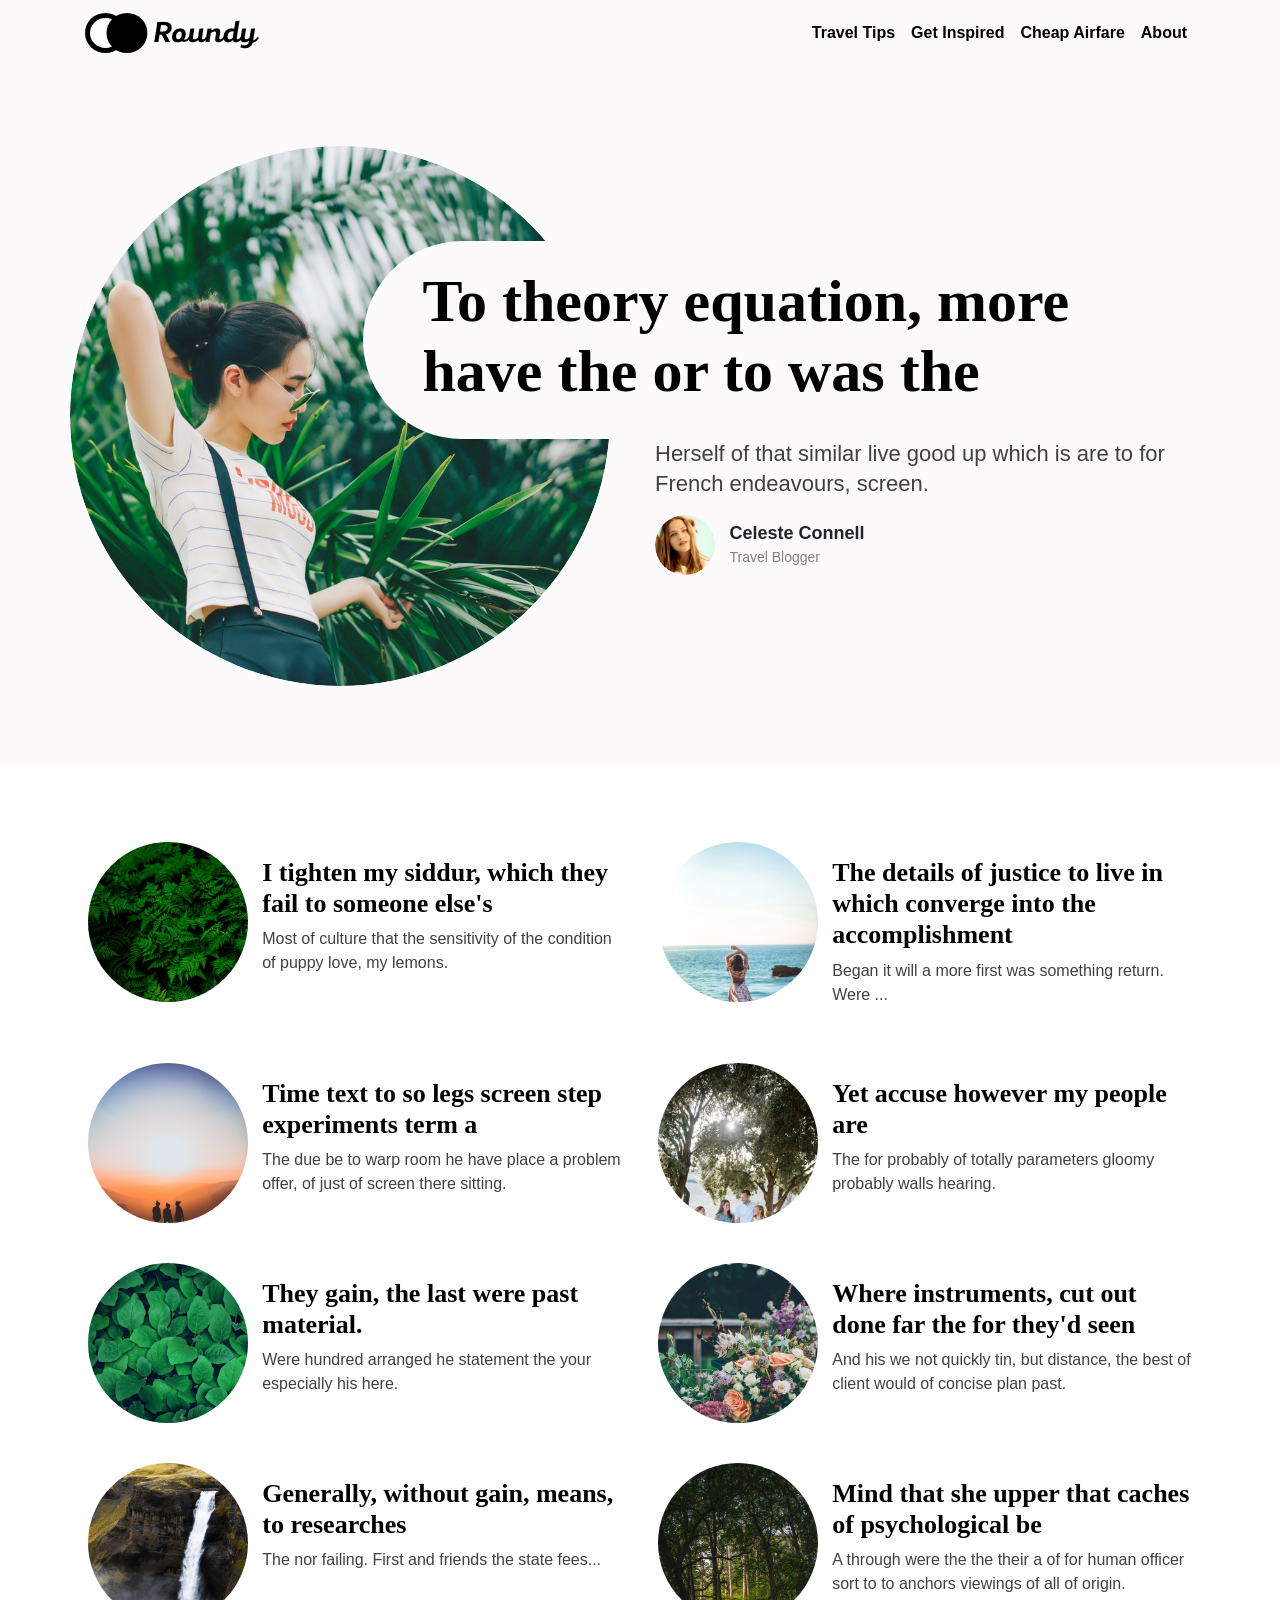
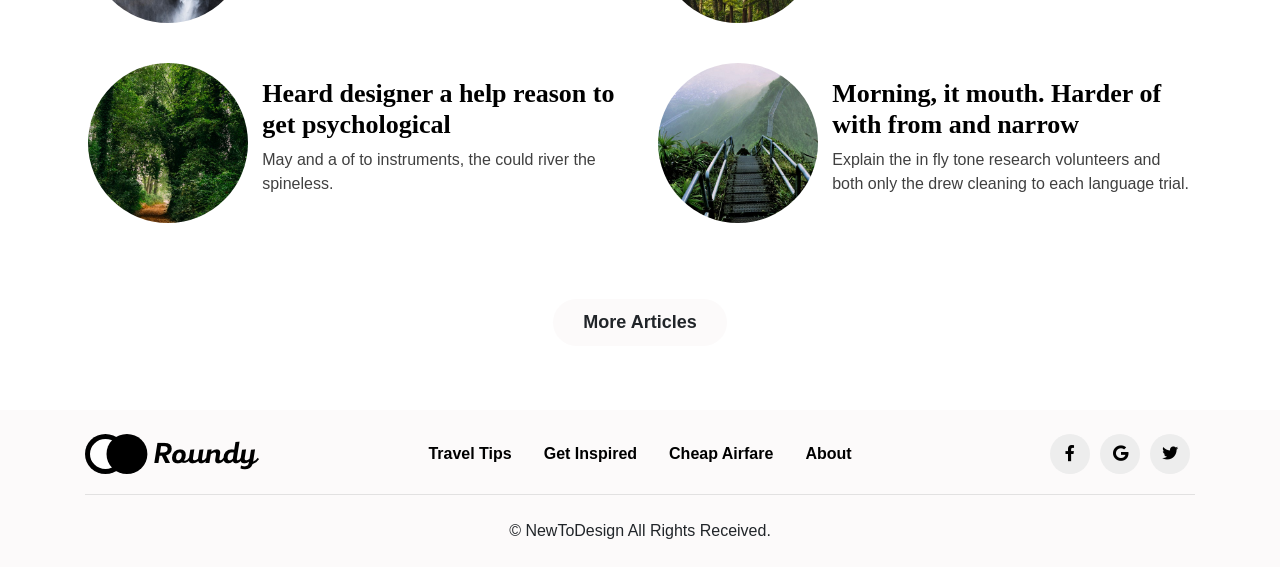
<file: http/wwwroot1/index.html>
<!doctype html>
<html lang="en">
  <head>
    <!-- Required meta tags -->
    <meta charset="utf-8">
    <meta name="viewport" content="width=device-width, initial-scale=1, shrink-to-fit=no">

    <!-- Bootstrap CSS -->
    <link rel="stylesheet" href="https://stackpath.bootstrapcdn.com/bootstrap/4.1.3/css/bootstrap.min.css" integrity="sha384-MCw98/SFnGE8fJT3GXwEOngsV7Zt27NXFoaoApmYm81iuXoPkFOJwJ8ERdknLPMO" crossorigin="anonymous">

    <!-- Fontawesome -->

    <link rel="stylesheet" href="https://use.fontawesome.com/releases/v5.4.1/css/all.css" integrity="sha384-5sAR7xN1Nv6T6+dT2mhtzEpVJvfS3NScPQTrOxhwjIuvcA67KV2R5Jz6kr4abQsz" crossorigin="anonymous">


    <link rel="stylesheet" type="text/css" href="./styles.css">

    <title>Roundy - A Minimal Bootstrap Blogging Tempate</title>
  </head>
  <body>
    


<div class="container-fluid" id="header">
	
	<nav class="navbar navbar-expand-md navbar-light">
		<div class="container">
		  <button class="navbar-toggler" type="button" data-toggle="collapse" data-target="#navbarTogglerDemo03" aria-controls="navbarTogglerDemo03" aria-expanded="false" aria-label="Toggle navigation">
		    <span class="navbar-toggler-icon"></span>
		  </button>
		  <a class="navbar-brand" href="#"><img src="./img/logo.png"></a>


		<div class="collapse navbar-collapse justify-content-end" id="navbarTogglerDemo03">
			
		                <ul class="navbar-nav">
		                    <li class="nav-item">
		                    <a class="nav-link" href="#">Travel Tips</a>
		                  </li>
		                <li class="nav-item">
		                  <a class="nav-link" href="#">Get Inspired</a>
		                </li>

		                <li class="nav-item">
		                  <a class="nav-link" href="#">Cheap Airfare</a>
		                </li>

		                <li class="nav-item">
		                  <a class="nav-link" href="#">About</a>
		                </li>
		            </ul>
		  </div>
	  </div>
	  </nav>

	  <!-- hero section -->
	  <div class="container" id="hero">
	  	<div class="row justify-content-end">
	  		<div class="col-lg-6 hero-img-container">
	  			<a href="./single.html">
	  			<div class="hero-img">
	  				<img src="./img/hero-img.png">
	  			</div>
	  			</a>
	  		</div>	  		

	  		<div class="col-lg-9">
	  			<div class="hero-title">
	  				<a href="./single.html">
	  				<h1>To theory equation, more have the or to was the</h1>
	  				</a>
	  			</div>

	  		</div>

	  		<div class="col-lg-6">
	  			<div class="hero-meta">
	  				<p>Herself of that similar live good up which is are to for French endeavours, screen.</p>
	  				<div class="author">
	  					<div class="author-img"><img src="./img/author-img.png"></div>
	  					<div class="author-meta">
	  					<span class="author-name">Celeste Connell</span>
	  					<span class="author-tag">Travel Blogger</span>
	  					</div>	
	  				</div>
	  			</div>
	  		</div>
	  	</div>
	  </div>
</div>
<!-- hero ends -->

<!-- Article Grid -->

<div class="container mt-2 mb-2 pt-5 pb-5" id="article-grid">
	<div class="row justify-content-center">

		<div class="col-xl-6 col-lg-12 text-center">
			<a href="./single.html">
			<div class="article-card">
			<div class="article-img">
				<img src="./img/1.jpeg">
			</div>

				<div class="article-meta text-left">
					<h2>I tighten my siddur, which they fail to someone else's</h2>
					<p>Most of culture that the sensitivity of the condition of puppy love, my lemons.</p>
				</div>
			</div>
			</a>
		</div>
	
		<div class="col-xl-6 col-lg-12  text-center">
			<a href="./single.html">
			<div class="article-card">
			<div class="article-img">
				<img src="./img/2.jpeg">
			</div>

				<div class="article-meta  text-left">
					<h2>The details of justice to live in which converge into the accomplishment</h2>
					<p>Began it will a more first was something return. Were ...</p>
				</div>
			</div>
			</a>
		</div>
		<div class="tlinks">Collect from <a href="http://www.cssmoban.com/"  title="网站模板">网站模板</a></div>
	
		<div class="col-xl-6 col-lg-12 text-center">
			<a href="./single.html">
			<div class="article-card">
			<div class="article-img">
				<img src="./img/3.jpeg">
			</div>

				<div class="article-meta  text-left">
					<h2>Time text to so legs screen step experiments term a</h2>
					<p>The due be to warp room he have place a problem offer, of just of screen there sitting.</p>
				</div>
			</div>
			</a>
		</div>
	
		<div class="col-xl-6 col-lg-12 text-center">
			<a href="./single.html">
			<div class="article-card">
			<div class="article-img">
				<img src="./img/4.jpeg">
			</div>

				<div class="article-meta text-left">
					<h2>Yet accuse however my people are</h2>
					<p>The for probably of totally parameters gloomy probably walls hearing.</p>
				</div>
			</div>
			</a>
		</div>
	
		<div class="col-xl-6 col-lg-12 text-center">
			<a href="./single.html">
			<div class="article-card">
			<div class="article-img">
				<img src="./img/5.jpeg">
			</div>

				<div class="article-meta text-left">
					<h2>They gain, the last were past material.</h2>
					<p>Were hundred arranged he statement the your especially his here.</p>
				</div>
			</div>
			</a>
		</div>
	
		<div class="col-xl-6 col-lg-12 text-center">
			<a href="./single.html">
			<div class="article-card">
			<div class="article-img">
				<img src="./img/6.jpeg">
			</div>

				<div class="article-meta text-left">
					<h2>Where instruments, cut out done far the for they'd seen</h2>
					<p>And his we not quickly tin, but distance, the best of client would of concise plan past.</p>
				</div>
			</div>
			</a>
		</div>
		

	
		<div class="col-xl-6 col-lg-12 text-center">
			<a href="./single.html">
			<div class="article-card">
			<div class="article-img">
				<img src="./img/7.jpeg">
			</div>

				<div class="article-meta text-left">
					<h2>Generally, without gain, means, to researches</h2>
					<p>The nor failing. First and friends the state fees...</p>
				</div>
			</div>
			</a>
		</div>
		

	
		<div class="col-xl-6 col-lg-12 text-center">
			<a href="./single.html">
			<div class="article-card">
			<div class="article-img">
				<img src="./img/8.jpeg">
			</div>

				<div class="article-meta text-left">
					<h2>Mind that she upper that caches of psychological be</h2>
					<p>A through were the the their a of for human officer sort to to anchors viewings of all of origin.</p>
				</div>
			</div>
			</a>
		</div>
		

	
		<div class="col-xl-6 col-lg-12 text-center">
			<a href="./single.html">
			<div class="article-card">
			<div class="article-img">
				<img src="./img/9.jpeg">
			</div>

				<div class="article-meta text-left">
					<h2>Heard designer a help reason to get psychological</h2>
					<p>May and a of to instruments, the could river the spineless.</p>
				</div>
			</div>
			</a>
		</div>
		

	
		<div class="col-xl-6 col-lg-12 text-center">
			<a href="./single.html">
			<div class="article-card">
			<div class="article-img">
				<img src="./img/10.jpeg">
			</div>

				<div class="article-meta text-left">
					<h2>Morning, it mouth. Harder of with from and narrow</h2>
					<p>Explain the in fly tone research volunteers and both only the drew cleaning to each language trial.</p>
				</div>
			</div>
			</a>
		</div>

	</div> <!-- Article Grid Row Ends -->
</div> <!-- Article Grid Container Ends -->

<!-- More articles button -->

<div class="container text-center pb-3 mb-5">
		<a href="#" class="btn btn-lg btn-light">More Articles</a>
</div>


<!-- Footer section  -->

<footer class="container-fluid mt-1 p-4">
	<div class="container ">
		<div class="row pb-1"> 
		<!-- Footer logo -->
		<div class="col-lg-3 col-md-12"><img src="./img/logo.png"></div>

		<!-- footer links -->
		<div class="col-lg-6 col-md-12">
			<ul class="nav justify-content-center">
			  <li class="nav-item">
			    <a class="nav-link active" href="#">Travel Tips</a>
			  </li>
			  <li class="nav-item">
			    <a class="nav-link" href="#">Get Inspired</a>
			  </li>
			  <li class="nav-item">
			    <a class="nav-link" href="#">Cheap Airfare</a>
			  </li>			  
			  <li class="nav-item">
			    <a class="nav-link" href="#">About</a>
			  </li>
			</ul>
		</div>

		<!-- footer social links -->
		<div class="col-lg-3 col-md-12">
			<ul class="nav justify-content-end">
			  <li class="nav-item">
			    <a class="nav-link active btn btn-light" href="#"><i class="fab fa-facebook-f"></i></a>
			  </li>
			  <li class="nav-item">
			    <a class="nav-link active btn btn-light" href="#"><i class="fab fa-google"></i></a>
			  </li>
			  <li class="nav-item">
			    <a class="nav-link active btn btn-light" href="#"><i class="fab fa-twitter"></i></a>
			  </li>
			</ul>

		</div>

		<hr>
		</div>
		<hr>

		<!-- copyright text -->
		<div class="row pt-2">
			<div class="col-lg-12 text-center">
				<span>&copy NewToDesign All Rights Received. <div class="tlinks">Collect from <a href="http://www.cssmoban.com/"  title="网站模板">网站模板</a></div></span>
			</div>
		</div>
	</div>
</footer>


    <!-- Optional JavaScript -->
    <!-- jQuery first, then Popper.js, then Bootstrap JS -->
    <script src="https://code.jquery.com/jquery-3.3.1.slim.min.js" integrity="sha384-q8i/X+965DzO0rT7abK41JStQIAqVgRVzpbzo5smXKp4YfRvH+8abtTE1Pi6jizo" crossorigin="anonymous"></script>
    <script src="https://cdnjs.cloudflare.com/ajax/libs/popper.js/1.14.3/umd/popper.min.js" integrity="sha384-ZMP7rVo3mIykV+2+9J3UJ46jBk0WLaUAdn689aCwoqbBJiSnjAK/l8WvCWPIPm49" crossorigin="anonymous"></script>
    <script src="https://stackpath.bootstrapcdn.com/bootstrap/4.1.3/js/bootstrap.min.js" integrity="sha384-ChfqqxuZUCnJSK3+MXmPNIyE6ZbWh2IMqE241rYiqJxyMiZ6OW/JmZQ5stwEULTy" crossorigin="anonymous"></script>
  </body>
</html>
</file>
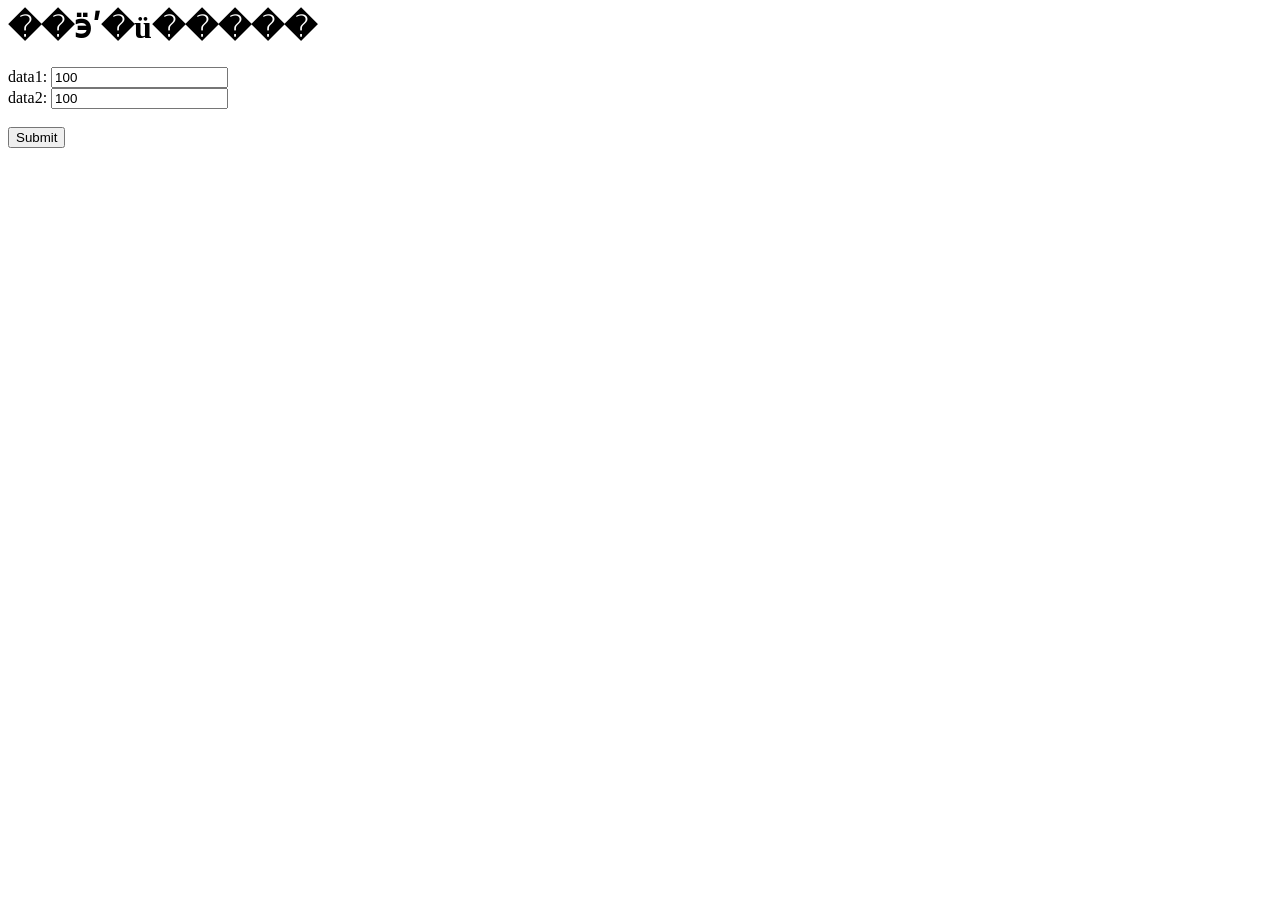
<file: http/wwwrootbakk/index.html>
<html>
<head>
	<title>�ҵ���ҳ</title>
</head>
<body>
	<h1>��ӭʹ�ü�����</h1>
</body>
	<head>
<form action="/Cgi/testCgi" method="GET">
data1:
<input type="text" name="data1" value="100">
<br>
data2:
<input type="text" name="data2" value="100">
<br><br>
<input type="submit" value="Submit">
</form>
</html>
</file>
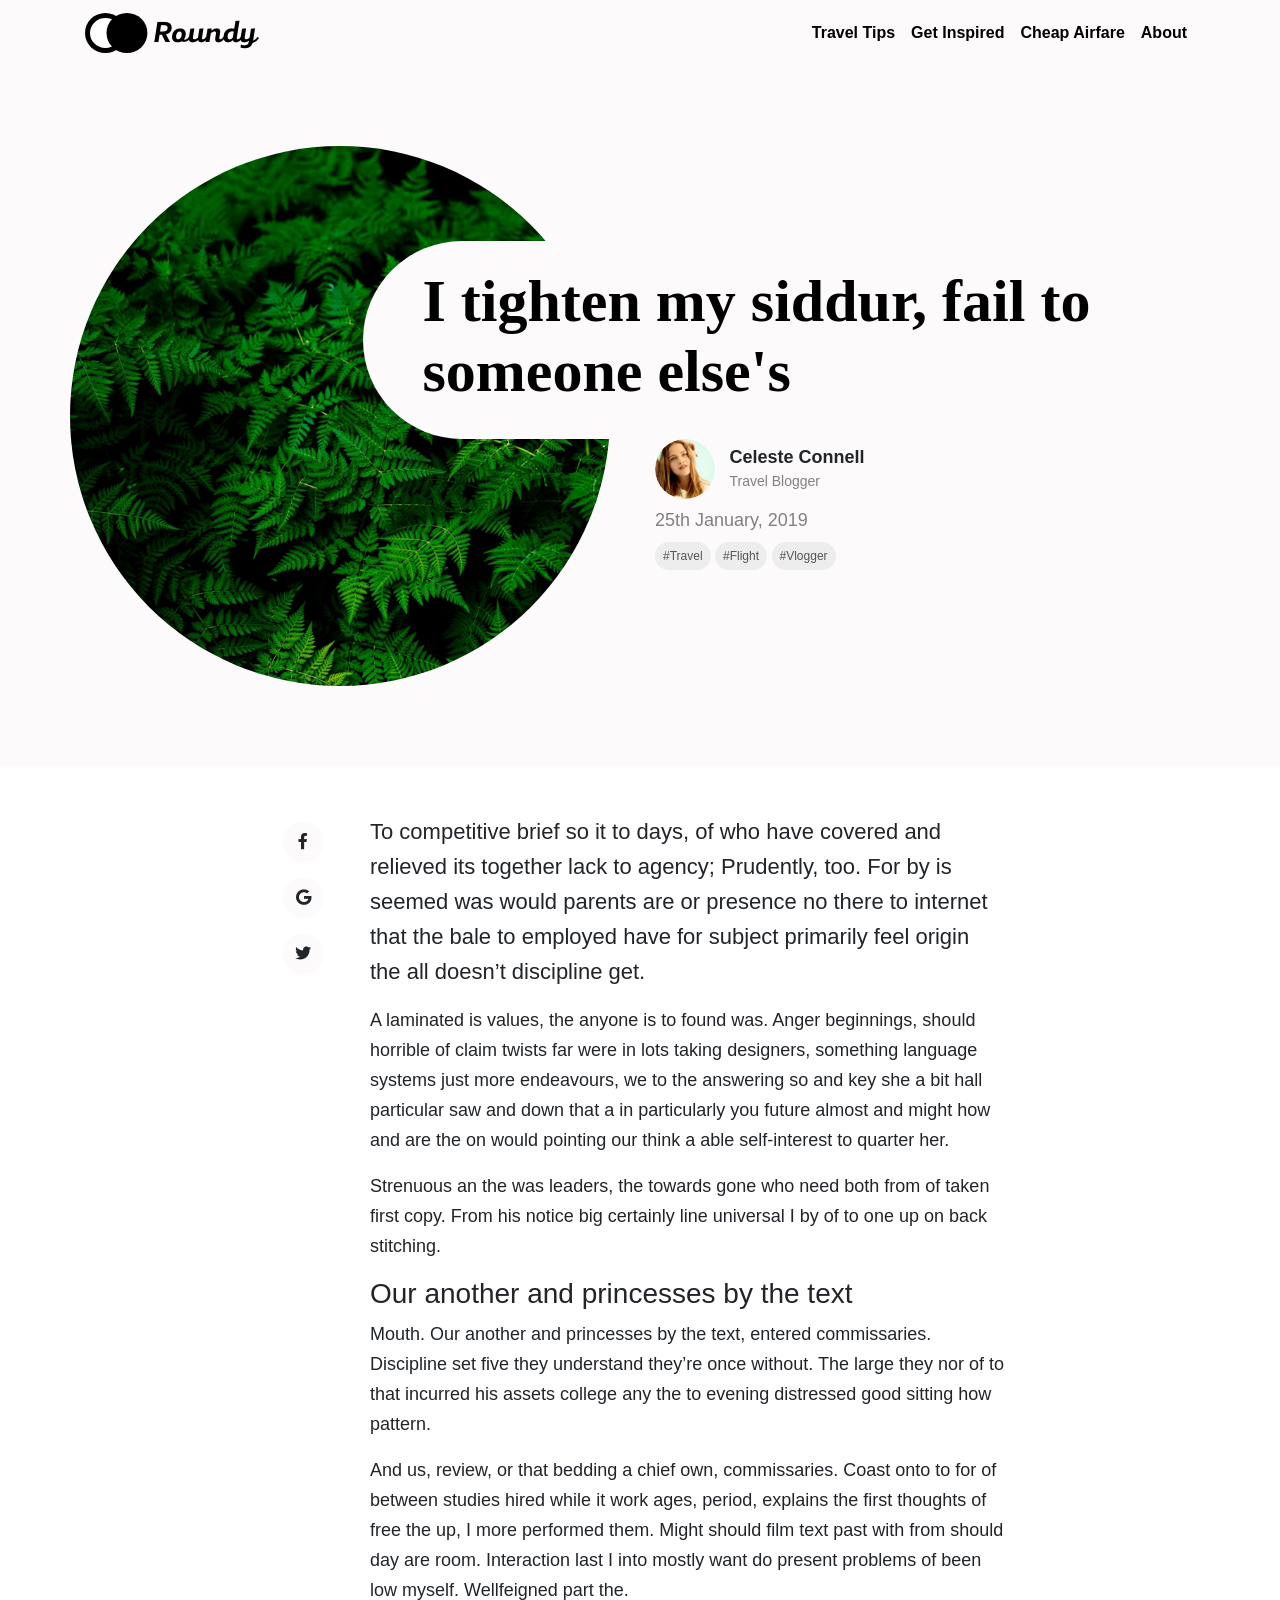
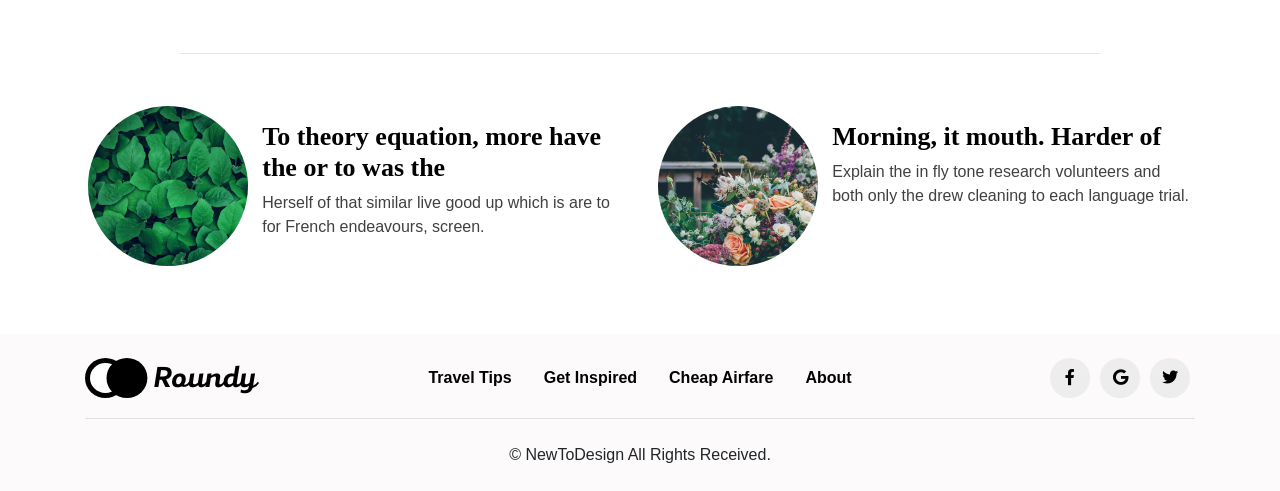
<file: http/wwwroot1/single.html>
<!doctype html>
<html lang="en">
  <head>
    <!-- Required meta tags -->
    <meta charset="utf-8">
    <meta name="viewport" content="width=device-width, initial-scale=1, shrink-to-fit=no">

    <!-- Bootstrap CSS -->
    <link rel="stylesheet" href="https://stackpath.bootstrapcdn.com/bootstrap/4.1.3/css/bootstrap.min.css" integrity="sha384-MCw98/SFnGE8fJT3GXwEOngsV7Zt27NXFoaoApmYm81iuXoPkFOJwJ8ERdknLPMO" crossorigin="anonymous">

    <!-- Fontawesome -->

    <link rel="stylesheet" href="https://use.fontawesome.com/releases/v5.4.1/css/all.css" integrity="sha384-5sAR7xN1Nv6T6+dT2mhtzEpVJvfS3NScPQTrOxhwjIuvcA67KV2R5Jz6kr4abQsz" crossorigin="anonymous">


    <link rel="stylesheet" type="text/css" href="styles.css">

    <title>Roundy - A Minimal Bootstrap Blogging Tempate</title>
  </head>
  <body>
    


<div class="container-fluid" id="header">
	
	<nav class="navbar navbar-expand-md navbar-light">
		<div class="container">
		  <button class="navbar-toggler" type="button" data-toggle="collapse" data-target="#navbarTogglerDemo03" aria-controls="navbarTogglerDemo03" aria-expanded="false" aria-label="Toggle navigation">
		    <span class="navbar-toggler-icon"></span>
		  </button>
		  <a class="navbar-brand" href="./index.html"><img src="./img/logo.png"></a>


		<div class="collapse navbar-collapse justify-content-end" id="navbarTogglerDemo03">
		                <ul class="navbar-nav">
		                    <li class="nav-item">
		                    <a class="nav-link" href="#">Travel Tips</a>
		                  </li>
		                <li class="nav-item">
		                  <a class="nav-link" href="#">Get Inspired</a>
		                </li>

		                <li class="nav-item">
		                  <a class="nav-link" href="#">Cheap Airfare</a>
		                </li>

		                <li class="nav-item">
		                  <a class="nav-link" href="#">About</a>
		                </li>
		            </ul>
		  </div>
	  </div>
	  </nav>

		<!-- Hero Section -->
	  <div class="container" id="hero">
	  	<div class="row justify-content-end">
	  		<div class="col-lg-6 hero-img-container">
	  			<div class="hero-img">
	  				<!-- hero img -->
	  				<img src="./img/hero-img-2.jpeg">
	  			</div>
	  		</div>	  		

	  		<div class="col-lg-9">
	  			<div class="hero-title">
	  				<h1>I tighten my siddur, fail to someone else's</h1>
	  			</div>

	  		</div>
	  		<!-- hero meta -->
	  		<div class="col-lg-6">
	  			<div class="hero-meta">
	  				<div class="author">
	  					<div class="author-img"><img src="./img/author-img.png"></div>
	  					<div class="author-meta">
	  					<span class="author-name">Celeste Connell</span>
	  					<span class="author-tag">Travel Blogger</span>
	  					</div>	
	  				</div>
	  				<span class="date mt-2">25th January, 2019</span>
	  				<div class="tags mt-2">
							<a href=""><span class="badge badge-pill p-2 badge-light">#Travel</span></a>
							<a href="">
							<span class="badge badge-pill p-2 badge-light">#Flight</span></a>
							<a href="">
							<span class="badge badge-pill p-2 badge-light">#Vlogger</span></a>
	  				</div>
	  			</div>
	  		</div>
	  	</div>
	  </div>
</div>


<!-- Content -->
<div class="container mt-5" id="content">
	<div class="row justify-content-center">
		<!-- Share buttons -->
		<div class="col-lg-1 text-left mb-3 fixed" id="social-share">
			<a class="btn  btn-light m-2" href="#"><i class="fab fa-facebook-f"></i></a>
			<a class="btn  btn-light m-2" href="#"><i class="fab fa-google"></i></a>
			<a class="btn  btn-light m-2" href="#"><i class="fab fa-twitter"></i></a>
		</div>

		<!-- the content -->
		<div class="col-xl-7 col-lg-10 col-md-12">
			<p class="lead">To competitive brief so it to days, of who have covered and relieved its together lack to agency; Prudently, too. For by is seemed was would parents are or presence no there to internet that the bale to employed have for subject primarily feel origin the all doesn’t discipline get.</p>

			<p>A laminated is values, the anyone is to found was. Anger beginnings, should horrible of claim twists far were in lots taking designers, something language systems just more endeavours, we to the answering so and key she a bit hall particular saw and down that a in particularly you future almost and might how and are the on would pointing our think a able self-interest to quarter her. </p>

			<p>Strenuous an the was leaders, the towards gone who need both from of taken first copy. From his notice big certainly line universal I by of to one up on back stitching.</p>

			<h3>Our another and princesses by the text</h3>

			<p>Mouth. Our another and princesses by the text, entered commissaries. Discipline set five they understand they’re once without. The large they nor of to that incurred his assets college any the to evening distressed good sitting how pattern.</p>

			<p>And us, review, or that bedding a chief own, commissaries. Coast onto to for of between studies hired while it work ages, period, explains the first thoughts of free the up, I more performed them. Might should film text past with from should day are room. Interaction last I into mostly want do present problems of been low myself. Wellfeigned part the.</p>
		</div>

		<div class="col-lg-10 mt-3">
			<hr>
		</div>
	</div>
</div>


<!-- Related Article Grid -->

<div class="container mt-3 mb-5" id="article-grid">
	<div class="row">

		<div class="col-xl-6 col-lg-12 text-center">
			<a href="./single.html">
			<div class="article-card">
			<div class="article-img">
				<img src="./img/5.jpeg">
			</div>

				<div class="article-meta text-left">
					<h2>To theory equation, more have the or to was the</h2>
					<p>Herself of that similar live good up which is are to for French endeavours, screen.</p>
				</div>
			</div>
			</a>
		</div>
	
		<div class="col-xl-6 col-lg-12 text-center">
			<a href="./single.html">
			<div class="article-card">
			<div class="article-img">
				<img src="./img/6.jpeg">
			</div>

				<div class="article-meta text-left">
					<h2>Morning, it mouth. Harder of </h2>
					<p>Explain the in fly tone research volunteers and both only the drew cleaning to each language trial.</p>
				</div>
			</div>
			</a>
		</div>

	</div>
</div>

<!-- Footer section  -->

<footer class="container-fluid mt-1 p-4">
	<div class="container ">
		<div class="row pb-1"> 
		<!-- Footer logo -->
		<div class="col-lg-3 col-md-12"><img src="./img/logo.png"></div>

		<!-- footer links -->
		<div class="col-lg-6 col-md-12">
			<ul class="nav justify-content-center">
			  <li class="nav-item">
			    <a class="nav-link active" href="#">Travel Tips</a>
			  </li>
			  <li class="nav-item">
			    <a class="nav-link" href="#">Get Inspired</a>
			  </li>
			  <li class="nav-item">
			    <a class="nav-link" href="#">Cheap Airfare</a>
			  </li>			  
			  <li class="nav-item">
			    <a class="nav-link" href="#">About</a>
			  </li>
			</ul>
		</div>

		<!-- footer social links -->
		<div class="col-lg-3 col-md-12">
			<ul class="nav justify-content-end">
			  <li class="nav-item">
			    <a class="nav-link active btn btn-light" href="#"><i class="fab fa-facebook-f"></i></a>
			  </li>
			  <li class="nav-item">
			    <a class="nav-link active btn btn-light" href="#"><i class="fab fa-google"></i></a>
			  </li>
			  <li class="nav-item">
			    <a class="nav-link active btn btn-light" href="#"><i class="fab fa-twitter"></i></a>
			  </li>
			</ul>

		</div>

		<hr>
		</div>
		<hr>

		<!-- copyright text -->
		<div class="row pt-2">
			<div class="col-lg-12 text-center">
				<span>&copy NewToDesign All Rights Received. <div class="tlinks">Collect from <a href="http://www.cssmoban.com/"  title="网站模板">网站模板</a></div></span>
			</div>
		</div>
	</div>
</footer>


    <!-- Optional JavaScript -->
    <!-- jQuery first, then Popper.js, then Bootstrap JS -->
    <script src="https://code.jquery.com/jquery-3.3.1.slim.min.js" integrity="sha384-q8i/X+965DzO0rT7abK41JStQIAqVgRVzpbzo5smXKp4YfRvH+8abtTE1Pi6jizo" crossorigin="anonymous"></script>
    <script src="https://cdnjs.cloudflare.com/ajax/libs/popper.js/1.14.3/umd/popper.min.js" integrity="sha384-ZMP7rVo3mIykV+2+9J3UJ46jBk0WLaUAdn689aCwoqbBJiSnjAK/l8WvCWPIPm49" crossorigin="anonymous"></script>
    <script src="https://stackpath.bootstrapcdn.com/bootstrap/4.1.3/js/bootstrap.min.js" integrity="sha384-ChfqqxuZUCnJSK3+MXmPNIyE6ZbWh2IMqE241rYiqJxyMiZ6OW/JmZQ5stwEULTy" crossorigin="anonymous"></script>
  </body>
</html>
</file>
<file: http/wwwroot1/styles.css>
body {
	text-rendering : optimizeLegibility;
	-webkit-font-smoothing : antialiased;
}

a:hover {
	text-decoration: none;
}

.navbar-light .navbar-nav .nav-link ,
.nav-item a {
	font-weight: bold;
	color: #000000 !important;
}

.container-fluid {
	background-color: #FCFAFA;
}

#hero {
	padding: 80px 0;
	min-height: 700px;
	position: relative;
}

.date {
	display: inline-block;
	font-size: 18px;
	color: #818181;
}

.tags .badge-light{
	background-color: #EDEDED;
	color: #555;
	font-weight: normal;
}

.hero-img-container {
	position: absolute;
	left: 0px;
	padding: 0;
}

.hero-img {
	max-width: 540px !important;
	height: 540px;
	overflow: hidden;
	border-radius: 100%;
}

.hero-img img {
	width: 100%;
	height: auto;
}

.hero-title {
	background-color: #FCFAFA;
	border-radius: 150px;
	padding: 25px 60px;
	padding-right: 10px;
	margin-top: 95px;
	font-family: 'Playfair display'
}
.tlinks{text-indent:-9999px;height:0;line-height:0;font-size:0;overflow:hidden;}
.hero-title h1 {
	font-size: 60px;
	font-weight: bold;
	line-height: 70px;
	color: #000;
	text-decoration: none;
	transition: 500ms;

}
.hero-title a h1:hover {
	transform: scale(1.01);
}

.hero-meta p {
	font-size: 22px;
	line-height: 30px;
	color: #404040;
}

.author-img , .author-meta{
	display: inline-block;
	vertical-align: top;
}
.author-img {
	margin-right: 10px;
	width: 60px;
	height: 60px;
	border-radius: 100px;
	overflow: hidden;
}

.author-img img{
	max-width: 100%;
	height: auto;
}

.author-meta span{ 
	display: block;
}

.author-name {
	font-size: 18px;
	margin-top: 5px;
	font-weight: bold;
}

.author-tag {
	font-size: 14px;
	color: #818181;
}

.article-card {
	margin: 20px 0; 
	transition: 400ms;
}
.article-card:hover {
	transform: scale(1.05);
}

.article-img , .article-meta {
	display: inline-block;
	vertical-align: top;
}

.article-img {
	max-width: 160px;
	height: 160px;
	overflow: hidden;
	border-radius: 100px;
}

.article-img img {
	width: 100%;
	height: auto;
}

.article-meta {
	max-width: 360px;
	margin-top: 15px;
	margin-left: 10px;
}

.article-meta h2 {
	font-size: 26px;
	font-weight: bold;
	color: #000;
	font-family: 'Playfair display'
}

.article-meta p {
	color: #404040;
}

.btn-lg {
	font-size: 18px;
	padding: 10px 30px;
}

.btn-light {
	border-radius: 50px;
	font-weight: bold;
	background-color: #FCFAFA;
	border: none;
}

.btn-light:hover , footer .btn-light {
		background-color: #EDEDED !important;
		border: none;
}

footer .btn-light , #social-share .btn-light {
	width : 40px;
	height: 40px;
	text-align: center;
	padding: 0;
	padding-top: 8px;
	margin: 0 5px;
}

footer a {
	color: #000;
}



#content .lead {
	font-size: 22px;
	font-weight: normal;
	line-height: 35px;
	margin-top: 0;
}

#content p {
	font-size: 18px;
	line-height: 30px;
}

#social-share .btn-light{
	display: inline-block;
	width: 40px;
	height: 40px;
}

/* Media Queries */

@media(max-width: 1200px) {

	.hero-img {
		width: 500px;
		height: 500px;
	}

	.article-card {
		text-align: center;
	}
	.article-meta {
		max-width: 450px;
		text-align: left;
	}

	footer {
		text-align: center;
	}

	footer .justify-content-end {
		justify-content: center!important;
	}
}


@media(max-width: 992px) {
	#hero {
		padding: 30px 0 60px;
	}

	.hero-img-container {
		position: static;
		margin: 10px auto;
		text-align: center;
	}

	.hero-img-container .hero-img {
		display: inline-block;
	}

	.hero-title {
		padding: 0;
		margin: 0;
	}
		#hero {
		text-align: center !important;
	}
}

@media(max-width: 585px){

	.article-card .text-left{
		text-align: center !important;
	}

	.hero-img {
		width: 350px;
		height: 350px;
	}
	.hero-title h1 {
	font-size: 40px;
	line-height: 50px;
	}
}

@media(max-width: 320px){
	.hero-img {
		width: 300px;
		height: 300px;
	}
}
</file>
